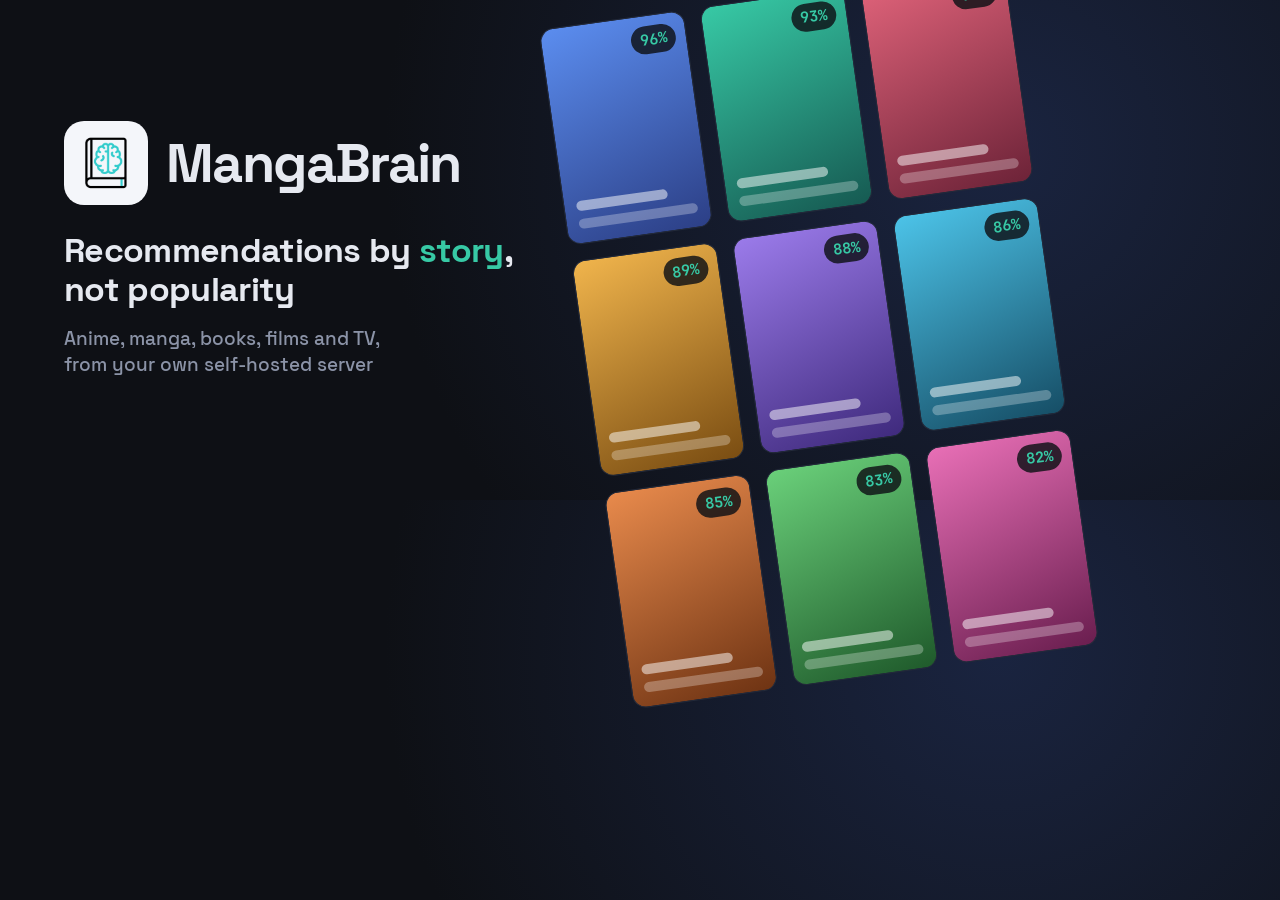
<file: android/play/source/feature-graphic.html>
<!doctype html>
<html>
<head>
<meta charset="utf-8">
<style>
  @font-face { font-family: SG; src: url("../../../web/fonts/space_grotesk_bold.ttf"); font-weight: 700; }
  @font-face { font-family: SG; src: url("../../../web/fonts/space_grotesk_medium.ttf"); font-weight: 500; }
  @font-face { font-family: JB; src: url("../../../web/fonts/jetbrains_mono_bold.ttf"); font-weight: 700; }
  html, body { margin: 0; padding: 0; }
  body {
    width: 1024px; height: 500px; overflow: hidden; position: relative;
    background: radial-gradient(circle at 78% 30%, #1a2440 0%, #0e1015 58%);
    font-family: SG, sans-serif; color: #e6e9f0;
  }
  .left { position: absolute; left: 64px; top: 0; bottom: 0; width: 470px;
    display: flex; flex-direction: column; justify-content: center; }
  .brand { display: flex; align-items: center; gap: 18px; }
  .brand img { width: 84px; height: 84px; border-radius: 20px; }
  .name { font-size: 54px; font-weight: 700; letter-spacing: -0.03em; }
  .tag { margin-top: 26px; font-size: 34px; font-weight: 700; line-height: 1.15;
    letter-spacing: -0.02em; }
  .tag span { color: #37c9a5; }
  .sub { margin-top: 16px; font-size: 19px; font-weight: 500; color: #8b93a7; line-height: 1.4; }
  .grid { position: absolute; right: -30px; top: -6px; width: 470px;
    display: grid; grid-template-columns: repeat(3, 1fr); gap: 16px;
    transform: rotate(-8deg); }
  .card { aspect-ratio: 2 / 3; border-radius: 14px; position: relative;
    border: 1px solid #232a3a; overflow: hidden; }
  .card::after { content: ""; position: absolute; left: 12px; right: 12px; bottom: 14px;
    height: 10px; border-radius: 5px; background: rgba(255,255,255,0.28); }
  .card::before { content: ""; position: absolute; left: 12px; right: 40px; bottom: 32px;
    height: 10px; border-radius: 5px; background: rgba(255,255,255,0.5); }
  .badge { position: absolute; top: 10px; right: 10px; padding: 4px 9px; border-radius: 999px;
    background: rgba(14,16,21,0.82); font-family: JB; font-size: 15px; font-weight: 700; color: #37c9a5; }
  .c1 { background: linear-gradient(160deg, #5b8def, #2c3f86); }
  .c2 { background: linear-gradient(160deg, #37c9a5, #165a52); }
  .c3 { background: linear-gradient(160deg, #e0637a, #6d2338); }
  .c4 { background: linear-gradient(160deg, #f0b44c, #7a4d12); }
  .c5 { background: linear-gradient(160deg, #9b7bea, #3f2a7d); }
  .c6 { background: linear-gradient(160deg, #4cc3e8, #164e66); }
  .c7 { background: linear-gradient(160deg, #e88a4c, #6e3313); }
  .c8 { background: linear-gradient(160deg, #6ad07a, #1f5a2b); }
  .c9 { background: linear-gradient(160deg, #e86fb6, #6a1e4f); }
</style>
</head>
<body>
  <div class="grid">
    <div class="card c1"><div class="badge">96%</div></div>
    <div class="card c2"><div class="badge">93%</div></div>
    <div class="card c3"><div class="badge">91%</div></div>
    <div class="card c4"><div class="badge">89%</div></div>
    <div class="card c5"><div class="badge">88%</div></div>
    <div class="card c6"><div class="badge">86%</div></div>
    <div class="card c7"><div class="badge">85%</div></div>
    <div class="card c8"><div class="badge">83%</div></div>
    <div class="card c9"><div class="badge">82%</div></div>
  </div>
  <div class="left">
    <div class="brand">
      <img src="../../../web/icon-maskable-512.png" alt="">
      <div class="name">MangaBrain</div>
    </div>
    <div class="tag">Recommendations by <span>story</span>,<br>not popularity</div>
    <div class="sub">Anime, manga, books, films and TV,<br>from your own self-hosted server</div>
  </div>
</body>
</html>
</file>
